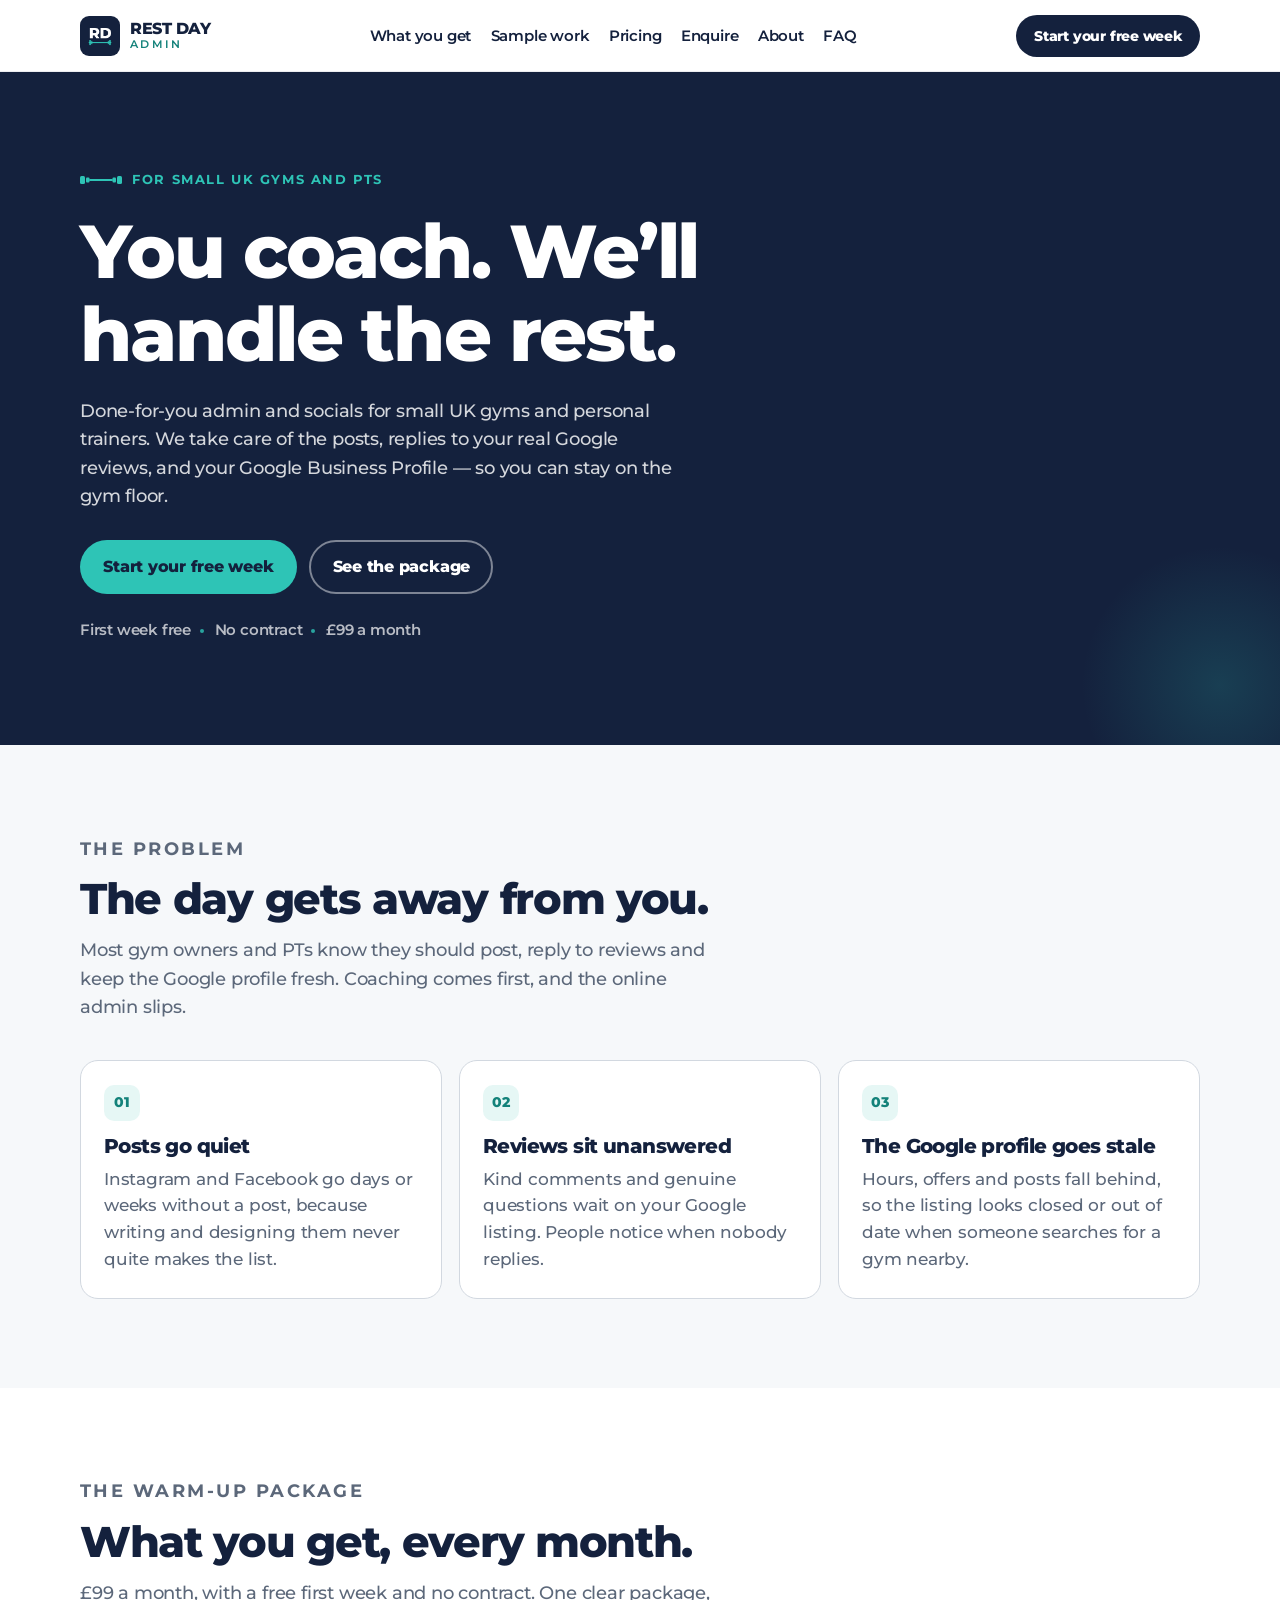
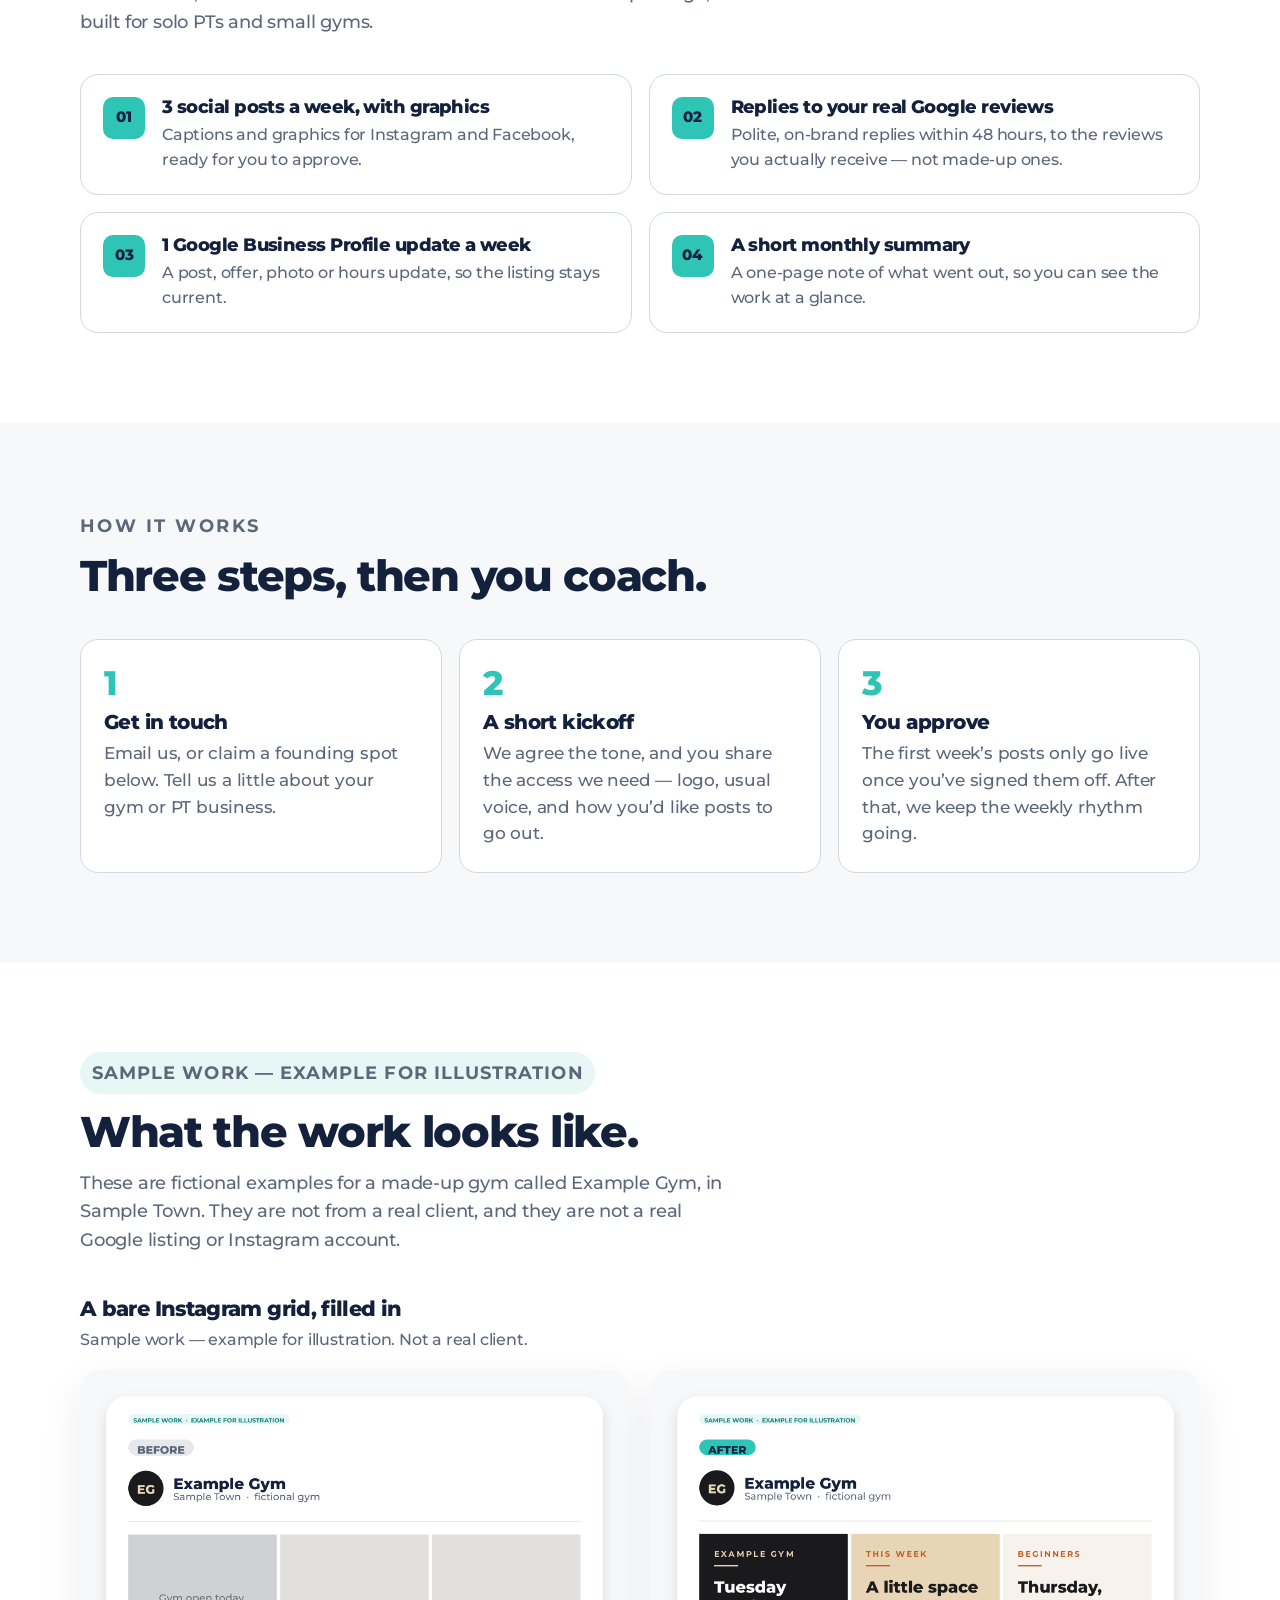
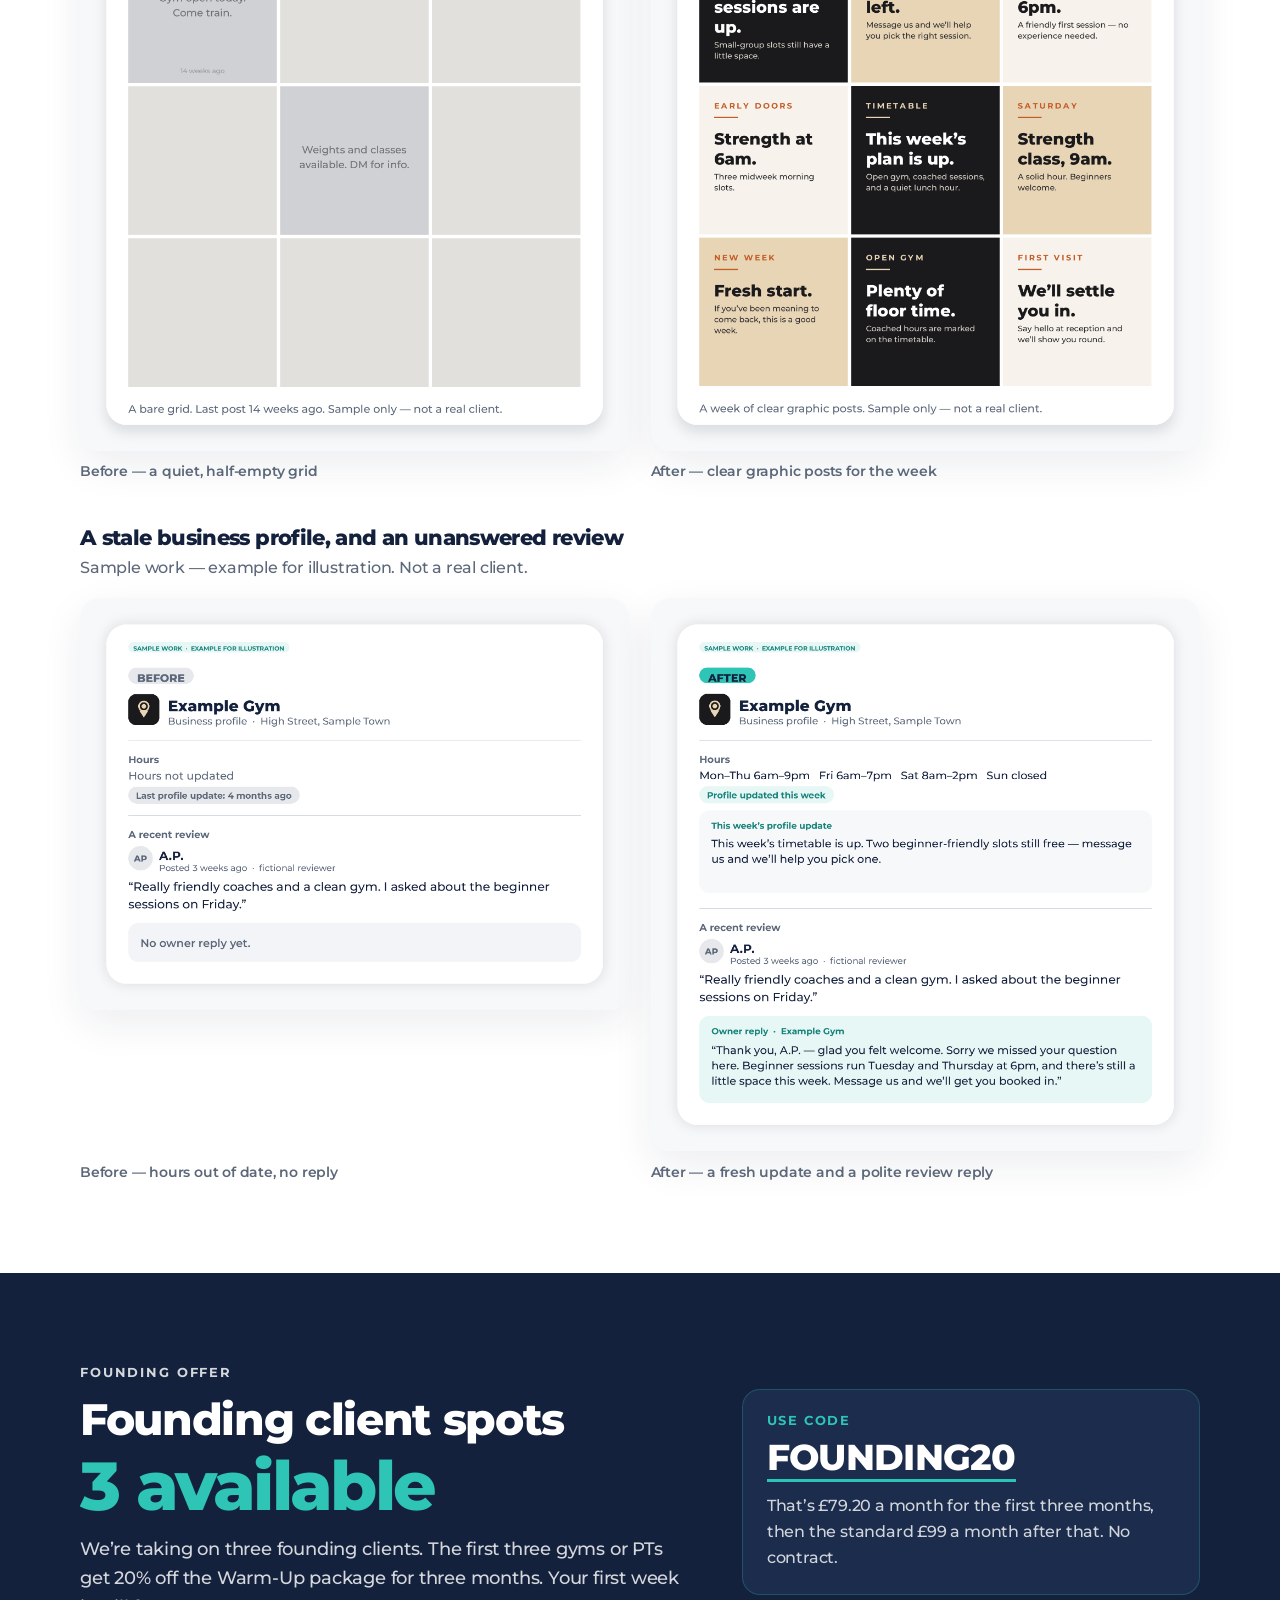
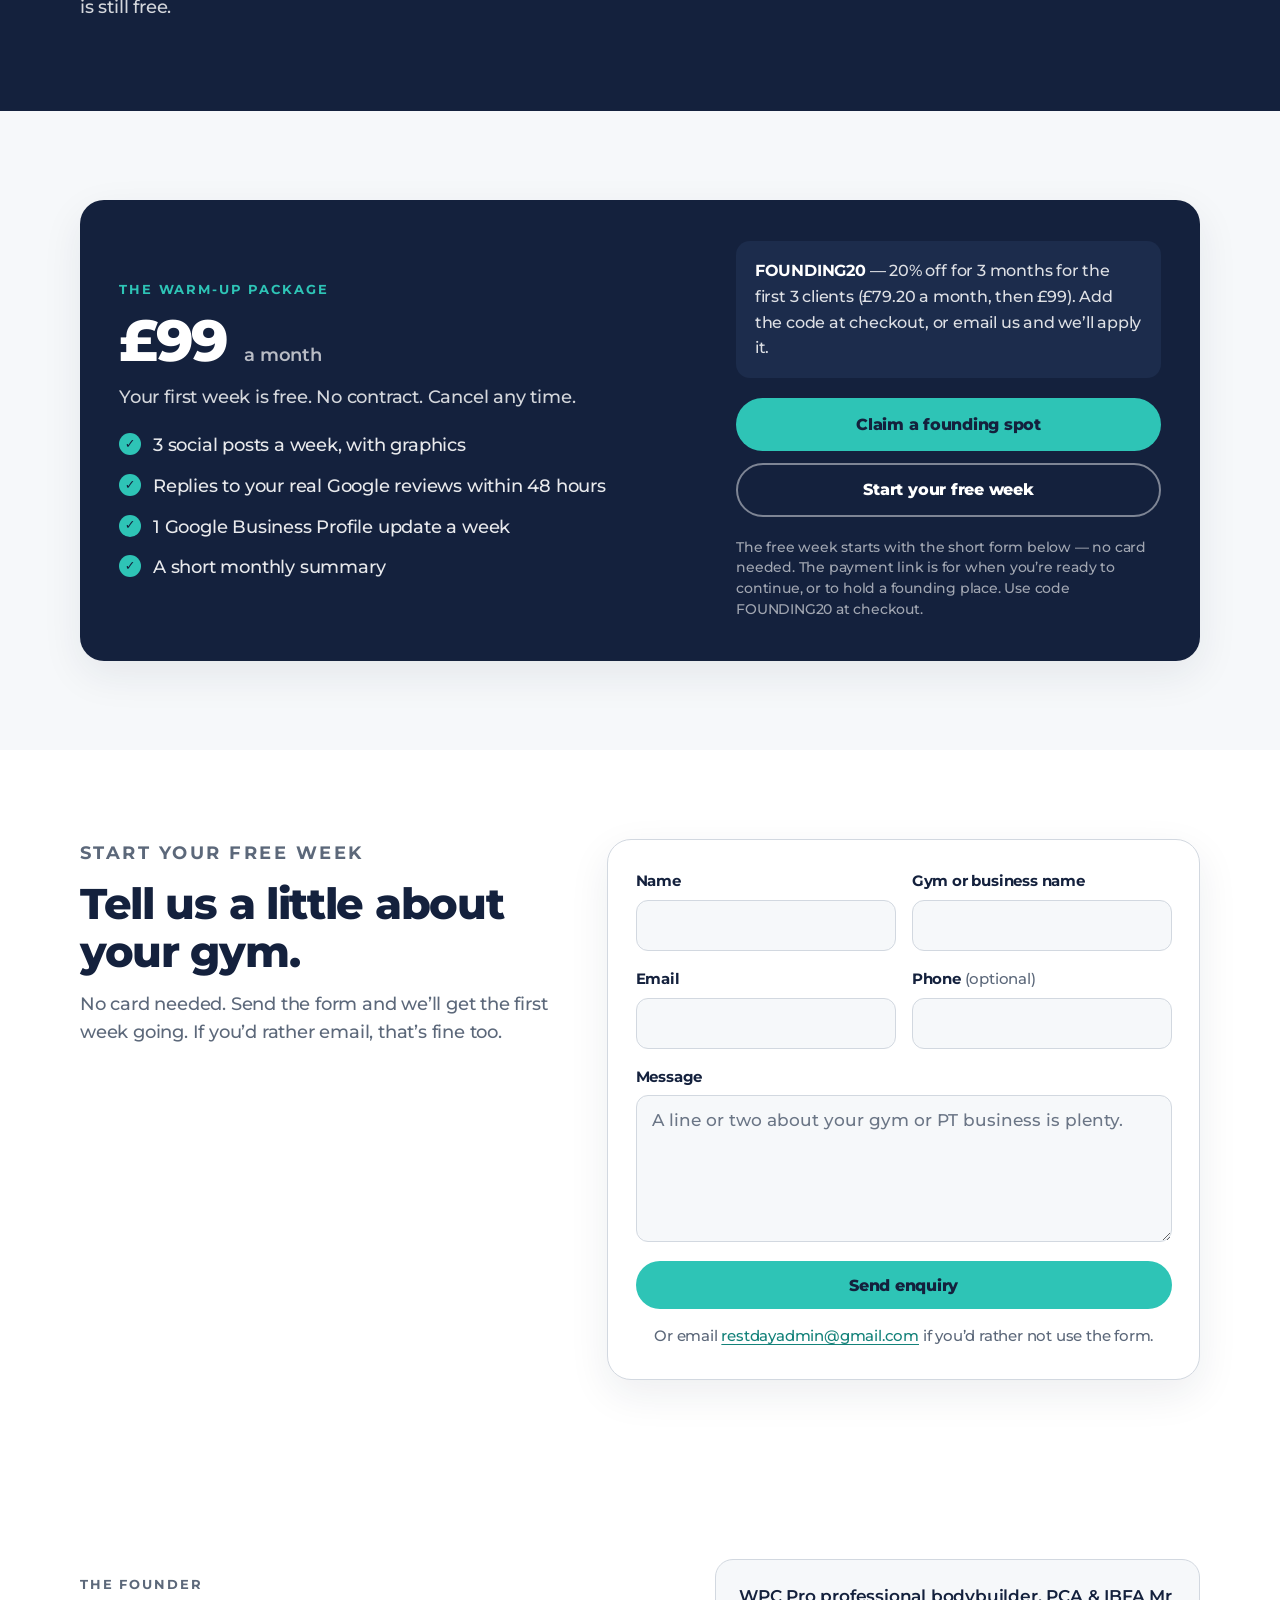
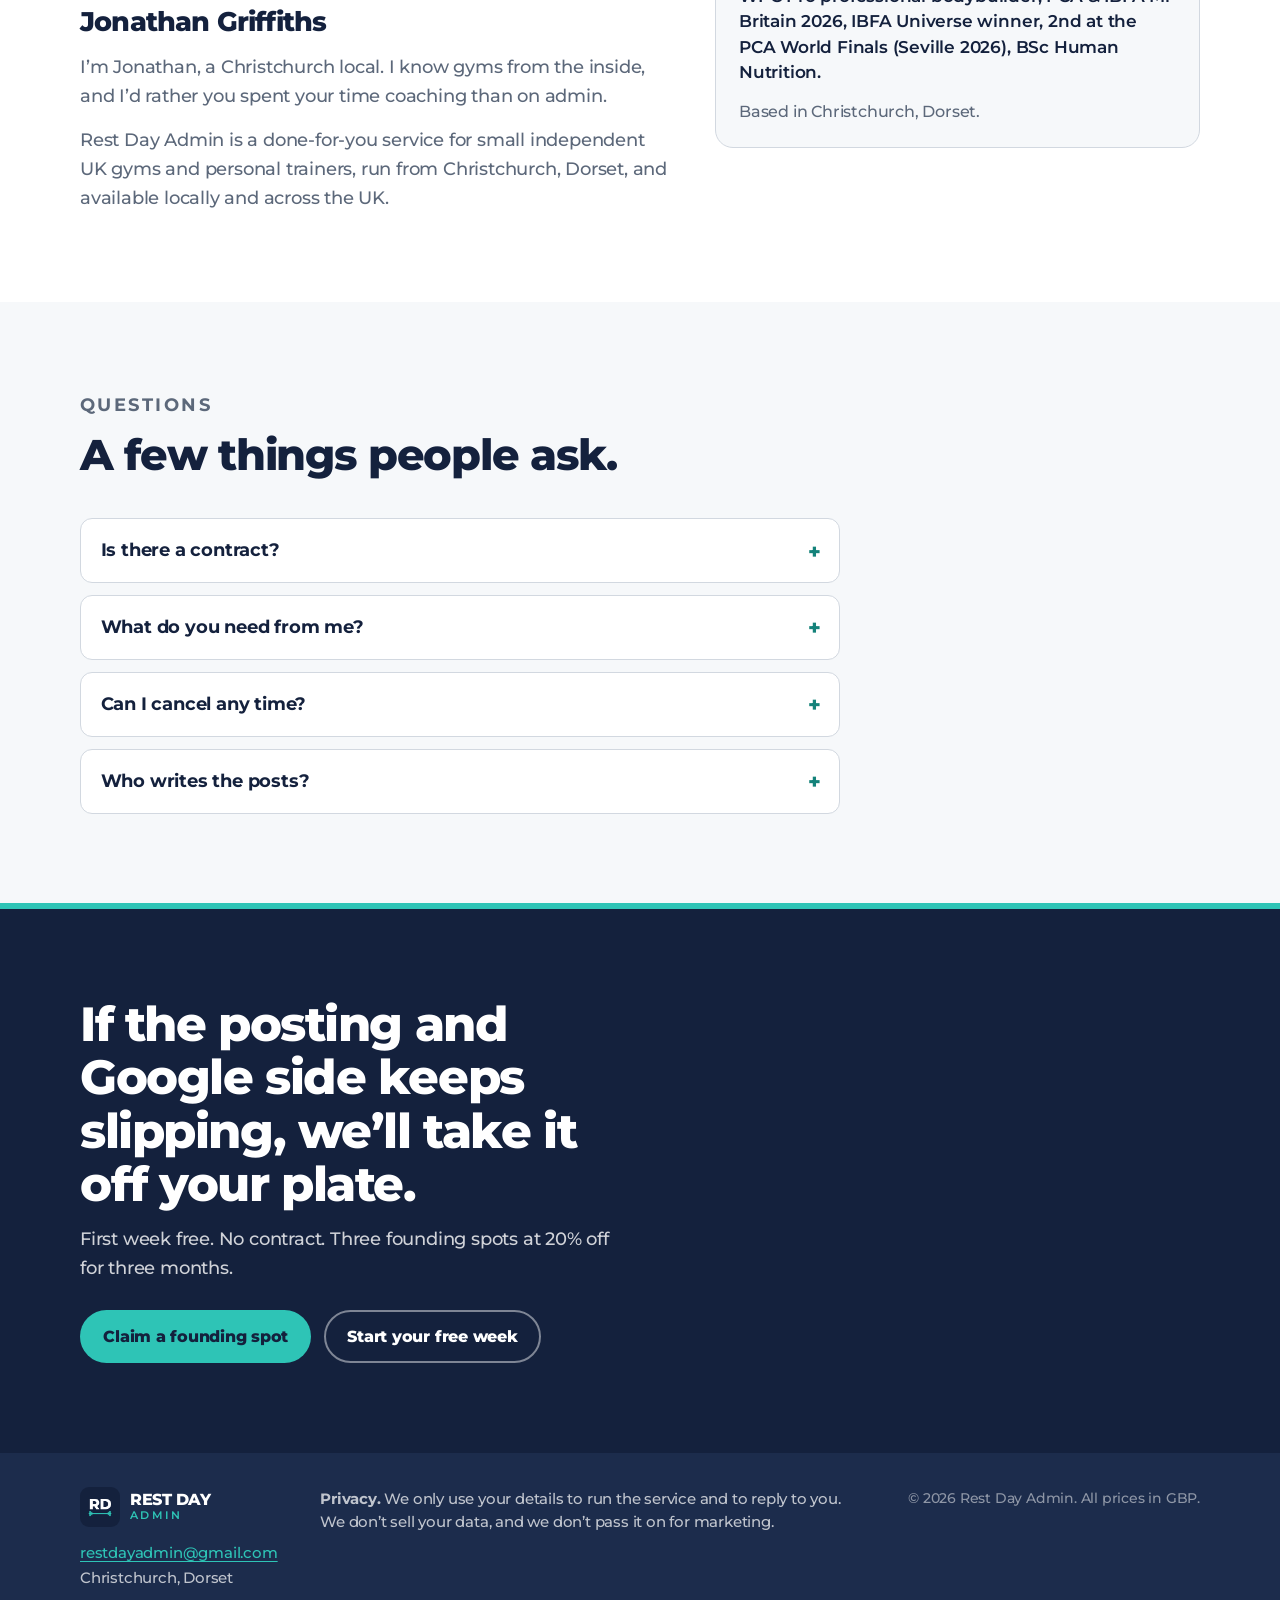
<file: index.html>
<!DOCTYPE html>
<html lang="en-GB">
<head>
  <meta charset="utf-8">
  <meta name="viewport" content="width=device-width, initial-scale=1">
  <title>Rest Day Admin — You coach. We’ll handle the rest.</title>
  <meta name="description" content="Done-for-you admin and socials for small UK gyms and personal trainers. 3 posts a week, replies to your real Google reviews within 48 hours, and a weekly Google Business Profile update. First week free. No contract. £99 a month.">
  <meta name="theme-color" content="#14213D">
  <meta property="og:title" content="Rest Day Admin — You coach. We’ll handle the rest.">
  <meta property="og:description" content="Done-for-you admin and socials for small UK gyms and personal trainers. First week free. No contract. £99 a month.">
  <meta property="og:image" content="assets/images/og.png">
  <meta property="og:type" content="website">
  <meta name="twitter:card" content="summary_large_image">
  <link rel="icon" type="image/png" sizes="32x32" href="assets/images/favicon-32.png">
  <link rel="apple-touch-icon" href="assets/images/apple-touch-icon.png">
  <link rel="stylesheet" href="assets/styles.css">
</head>
<body id="top">
  <a class="skip" href="#main">Skip to content</a>

  <header class="site-header">
    <div class="wrap nav">
      <a class="brand" href="#top">
        <img src="assets/images/logo-avatar.png" width="40" height="40" alt="">
        <span class="brand-text">
          <span class="rest">REST DAY</span>
          <span class="admin">ADMIN</span>
        </span>
      </a>
      <nav class="nav-links" aria-label="Primary">
        <a href="#what-you-get">What you get</a>
        <a href="#sample-work">Sample work</a>
        <a href="#pricing">Pricing</a>
        <a href="#enquiry">Enquire</a>
        <a href="#about">About</a>
        <a href="#faq">FAQ</a>
      </nav>
      <a class="btn btn-nav" href="#enquiry">Start your free week</a>
    </div>
  </header>

  <main id="main">
    <section class="hero" aria-labelledby="hero-title">
      <div class="wrap">
        <p class="kicker"><svg class="barbell-svg" width="42" height="12" viewBox="0 0 42 12" aria-hidden="true" focusable="false"><rect x="0" y="2" width="5" height="8" rx="1.5" fill="currentColor"/><rect x="6" y="3.5" width="3.5" height="5" rx="1" fill="currentColor"/><rect x="9" y="5" width="24" height="2" rx="1" fill="currentColor"/><rect x="32.5" y="3.5" width="3.5" height="5" rx="1" fill="currentColor"/><rect x="37" y="2" width="5" height="8" rx="1.5" fill="currentColor"/></svg> For small UK gyms and PTs</p>
        <h1 id="hero-title">You coach. We’ll handle the rest.</h1>
        <p class="lead">Done-for-you admin and socials for small UK gyms and personal trainers. We take care of the posts, replies to your real Google reviews, and your Google Business Profile — so you can stay on the gym floor.</p>
        <div class="hero-actions">
          <a class="btn btn-primary" href="#enquiry">Start your free week</a>
          <a class="btn btn-secondary" href="#what-you-get">See the package</a>
        </div>
        <ul class="hero-chips">
          <li>First week free</li>
          <li>No contract</li>
          <li>£99 a month</li>
        </ul>
      </div>
    </section>

    <section class="section alt" id="problem" aria-labelledby="problem-title">
      <div class="wrap">
        <div class="section-head">
          <p class="eyebrow">The problem</p>
          <h2 id="problem-title">The day gets away from you.</h2>
          <p>Most gym owners and PTs know they should post, reply to reviews and keep the Google profile fresh. Coaching comes first, and the online admin slips.</p>
        </div>
        <div class="cards-3">
          <article class="card">
            <div class="icon-dot" aria-hidden="true">01</div>
            <h3>Posts go quiet</h3>
            <p>Instagram and Facebook go days or weeks without a post, because writing and designing them never quite makes the list.</p>
          </article>
          <article class="card">
            <div class="icon-dot" aria-hidden="true">02</div>
            <h3>Reviews sit unanswered</h3>
            <p>Kind comments and genuine questions wait on your Google listing. People notice when nobody replies.</p>
          </article>
          <article class="card">
            <div class="icon-dot" aria-hidden="true">03</div>
            <h3>The Google profile goes stale</h3>
            <p>Hours, offers and posts fall behind, so the listing looks closed or out of date when someone searches for a gym nearby.</p>
          </article>
        </div>
      </div>
    </section>

    <section class="section" id="what-you-get" aria-labelledby="what-title">
      <div class="wrap">
        <div class="section-head">
          <p class="eyebrow">The Warm-Up package</p>
          <h2 id="what-title">What you get, every month.</h2>
          <p>£99 a month, with a free first week and no contract. One clear package, built for solo PTs and small gyms.</p>
        </div>
        <div class="cards-4">
          <article class="get-item">
            <div class="get-num">01</div>
            <div>
              <h3>3 social posts a week, with graphics</h3>
              <p>Captions and graphics for Instagram and Facebook, ready for you to approve.</p>
            </div>
          </article>
          <article class="get-item">
            <div class="get-num">02</div>
            <div>
              <h3>Replies to your real Google reviews</h3>
              <p>Polite, on-brand replies within 48 hours, to the reviews you actually receive — not made-up ones.</p>
            </div>
          </article>
          <article class="get-item">
            <div class="get-num">03</div>
            <div>
              <h3>1 Google Business Profile update a week</h3>
              <p>A post, offer, photo or hours update, so the listing stays current.</p>
            </div>
          </article>
          <article class="get-item">
            <div class="get-num">04</div>
            <div>
              <h3>A short monthly summary</h3>
              <p>A one-page note of what went out, so you can see the work at a glance.</p>
            </div>
          </article>
        </div>
      </div>
    </section>

    <section class="section alt" id="how-it-works" aria-labelledby="how-title">
      <div class="wrap">
        <div class="section-head">
          <p class="eyebrow">How it works</p>
          <h2 id="how-title">Three steps, then you coach.</h2>
        </div>
        <div class="steps">
          <article class="step">
            <div class="step-num">1</div>
            <h3>Get in touch</h3>
            <p>Email us, or claim a founding spot below. Tell us a little about your gym or PT business.</p>
          </article>
          <article class="step">
            <div class="step-num">2</div>
            <h3>A short kickoff</h3>
            <p>We agree the tone, and you share the access we need — logo, usual voice, and how you’d like posts to go out.</p>
          </article>
          <article class="step">
            <div class="step-num">3</div>
            <h3>You approve</h3>
            <p>The first week’s posts only go live once you’ve signed them off. After that, we keep the weekly rhythm going.</p>
          </article>
        </div>
      </div>
    </section>

    <section class="section" id="sample-work" aria-labelledby="sample-title">
      <div class="wrap">
        <div class="section-head">
          <p class="sample-note">Sample work — example for illustration</p>
          <h2 id="sample-title">What the work looks like.</h2>
          <p>These are fictional examples for a made-up gym called Example Gym, in Sample Town. They are not from a real client, and they are not a real Google listing or Instagram account.</p>
        </div>

        <div class="sample-block">
          <h3>A bare Instagram grid, filled in</h3>
          <p class="sub">Sample work — example for illustration. Not a real client.</p>
          <div class="sample-pair">
            <figure>
              <img src="assets/images/sample-ig-before.png" width="1000" height="1240" alt="Sample work, example for illustration: a bare Example Gym Instagram grid with only two quiet posts and empty squares, last posted 14 weeks ago.">
              <figcaption>Before — a quiet, half-empty grid</figcaption>
            </figure>
            <figure>
              <img src="assets/images/sample-ig-after.png" width="1000" height="1240" alt="Sample work, example for illustration: the same fictional Example Gym grid filled with nine clear graphic posts about sessions and timetable slots.">
              <figcaption>After — clear graphic posts for the week</figcaption>
            </figure>
          </div>
        </div>

        <div class="sample-block">
          <h3>A stale business profile, and an unanswered review</h3>
          <p class="sub">Sample work — example for illustration. Not a real client.</p>
          <div class="sample-pair">
            <figure>
              <img src="assets/images/sample-review-before.png" width="1000" height="900" alt="Sample work, example for illustration: a fictional Example Gym business profile with hours not updated, last updated four months ago, and a review from A.P. with no owner reply.">
              <figcaption>Before — hours out of date, no reply</figcaption>
            </figure>
            <figure>
              <img src="assets/images/sample-review-after.png" width="1000" height="1100" alt="Sample work, example for illustration: the same fictional Example Gym profile with updated hours, a fresh weekly post, and a polite owner reply to A.P.’s review.">
              <figcaption>After — a fresh update and a polite review reply</figcaption>
            </figure>
          </div>
        </div>
      </div>
    </section>

    <section class="founding" id="founding" aria-labelledby="founding-title">
      <div class="wrap founding-inner">
        <div>
          <p class="eyebrow">Founding offer</p>
          <h2 id="founding-title">Founding client spots</h2>
          <p class="spots">3 available</p>
          <p>We’re taking on three founding clients. The first three gyms or PTs get 20% off the Warm-Up package for three months. Your first week is still free.</p>
        </div>
        <div class="code-box">
          <p class="label">Use code</p>
          <p class="code">FOUNDING20</p>
          <p>That’s £79.20 a month for the first three months, then the standard £99 a month after that. No contract.</p>
        </div>
      </div>
    </section>

    <section class="section alt" id="pricing" aria-labelledby="pricing-title">
      <div class="wrap">
        <div class="price-card">
          <div class="price-main">
            <div class="price-top">
              <p class="eyebrow">The Warm-Up package</p>
              <div class="price-row">
                <span class="price">£99</span>
                <span class="price-period">a month</span>
              </div>
              <p class="intro">Your first week is free. No contract. Cancel any time.</p>
            </div>
            <ul class="price-list">
              <li><span class="tick" aria-hidden="true">✓</span> 3 social posts a week, with graphics</li>
              <li><span class="tick" aria-hidden="true">✓</span> Replies to your real Google reviews within 48 hours</li>
              <li><span class="tick" aria-hidden="true">✓</span> 1 Google Business Profile update a week</li>
              <li><span class="tick" aria-hidden="true">✓</span> A short monthly summary</li>
            </ul>
          </div>
          <div class="price-side">
            <div class="price-note">
              <strong>FOUNDING20</strong> — 20% off for 3 months for the first 3 clients (£79.20 a month, then £99). Add the code at checkout, or email us and we’ll apply it.
            </div>
            <div class="price-actions">
              <a class="btn btn-primary" href="https://buy.stripe.com/8x2cN5cUzaf6bDp2wk6Vq01" rel="noopener noreferrer">Claim a founding spot</a>
              <a class="btn btn-secondary" href="#enquiry">Start your free week</a>
            </div>
            <p class="price-fine">The free week starts with the short form below — no card needed. The payment link is for when you’re ready to continue, or to hold a founding place. Use code FOUNDING20 at checkout.</p>
          </div>
        </div>
      </div>
    </section>


    <section class="section" id="enquiry" aria-labelledby="enquiry-title">
      <div class="wrap enquiry-grid">
        <div class="section-head">
          <p class="eyebrow">Start your free week</p>
          <h2 id="enquiry-title">Tell us a little about your gym.</h2>
          <p>No card needed. Send the form and we’ll get the first week going. If you’d rather email, that’s fine too.</p>
        </div>
        <form class="enquiry-form" action="https://formsubmit.co/restdayadmin@gmail.com" method="POST">
          <input type="hidden" name="_subject" value="New Rest Day Admin enquiry">
          <input type="hidden" name="_captcha" value="false">
          <input type="hidden" name="_template" value="table">
          <input type="hidden" name="_next" value="https://restdayadmin.co.uk/thanks.html">
          <div class="honeypot" aria-hidden="true">
            <label for="website">Website</label>
            <input type="text" id="website" name="_honey" tabindex="-1" autocomplete="off">
          </div>
          <div class="fields">
            <p class="field">
              <label for="name">Name</label>
              <input type="text" id="name" name="Name" autocomplete="name" required>
            </p>
            <p class="field">
              <label for="gym">Gym or business name</label>
              <input type="text" id="gym" name="Gym or business name" autocomplete="organization" required>
            </p>
            <p class="field">
              <label for="email">Email</label>
              <input type="email" id="email" name="Email" autocomplete="email" required>
            </p>
            <p class="field">
              <label for="phone">Phone <span class="optional">(optional)</span></label>
              <input type="tel" id="phone" name="Phone" autocomplete="tel">
            </p>
            <p class="field field-full">
              <label for="message">Message</label>
              <textarea id="message" name="Message" rows="5" required placeholder="A line or two about your gym or PT business is plenty."></textarea>
            </p>
          </div>
          <button class="btn btn-primary" type="submit">Send enquiry</button>
          <p class="form-fallback">Or email <a href="mailto:restdayadmin@gmail.com?subject=Free%20week%20%E2%80%94%20Warm-Up%20package">restdayadmin@gmail.com</a> if you’d rather not use the form.</p>
        </form>
      </div>
    </section>

    <section class="section" id="about" aria-labelledby="about-title">
      <div class="wrap about-grid">
        <div class="about-copy">
          <p class="eyebrow">The founder</p>
          <h2 id="about-title">Jonathan Griffiths</h2>
          <p>I’m Jonathan, a Christchurch local. I know gyms from the inside, and I’d rather you spent your time coaching than on admin.</p>
          <p>Rest Day Admin is a done-for-you service for small independent UK gyms and personal trainers, run from Christchurch, Dorset, and available locally and across the UK.</p>
        </div>
        <aside class="cred">
          <p>WPC Pro professional bodybuilder, PCA &amp; IBFA Mr Britain 2026, IBFA Universe winner, 2nd at the PCA World Finals (Seville 2026), BSc Human Nutrition.</p>
          <p class="where">Based in Christchurch, Dorset.</p>
        </aside>
      </div>
    </section>

    <section class="section alt" id="faq" aria-labelledby="faq-title">
      <div class="wrap">
        <div class="section-head">
          <p class="eyebrow">Questions</p>
          <h2 id="faq-title">A few things people ask.</h2>
        </div>
        <div class="faq-list">
          <details>
            <summary>Is there a contract?</summary>
            <p>No. Your first week is free, and if you continue it’s month-to-month. There’s no lock-in.</p>
          </details>
          <details>
            <summary>What do you need from me?</summary>
            <p>A short kickoff, your logo and usual tone, and a way to publish or approve posts — either access to the accounts, or a simple sign-off so you post them yourself. You stay in control. We’ll also need access, or a simple route, to reply to your real Google reviews and update the Google Business Profile.</p>
          </details>
          <details>
            <summary>Can I cancel any time?</summary>
            <p>Yes. Stop after the free week if you like, or cancel any time after that. There is no contract.</p>
          </details>
          <details>
            <summary>Who writes the posts?</summary>
            <p>Jonathan writes and checks every post and review reply. Nothing goes out with your name on it in the first week until you’ve approved it.</p>
          </details>
        </div>
      </div>
    </section>

    <section class="final-cta" aria-labelledby="final-title">
      <div class="wrap">
        <h2 id="final-title">If the posting and Google side keeps slipping, we’ll take it off your plate.</h2>
        <p>First week free. No contract. Three founding spots at 20% off for three months.</p>
        <div class="hero-actions">
          <a class="btn btn-primary" href="https://buy.stripe.com/8x2cN5cUzaf6bDp2wk6Vq01" rel="noopener noreferrer">Claim a founding spot</a>
          <a class="btn btn-secondary" href="#enquiry">Start your free week</a>
        </div>
      </div>
    </section>
  </main>

  <footer class="site-footer">
    <div class="wrap footer-row">
      <div class="footer-brand">
        <a class="brand" href="#top">
          <img src="assets/images/logo-avatar.png" width="40" height="40" alt="">
          <span class="brand-text">
            <span class="rest">REST DAY</span>
            <span class="admin">ADMIN</span>
          </span>
        </a>
        <p><a href="mailto:restdayadmin@gmail.com">restdayadmin@gmail.com</a><br>Christchurch, Dorset</p>
      </div>
      <p class="privacy"><strong>Privacy.</strong> We only use your details to run the service and to reply to you. We don’t sell your data, and we don’t pass it on for marketing.</p>
      <p class="legal">© 2026 Rest Day Admin. All prices in GBP.</p>
    </div>
  </footer>
</body>
</html>
</file>
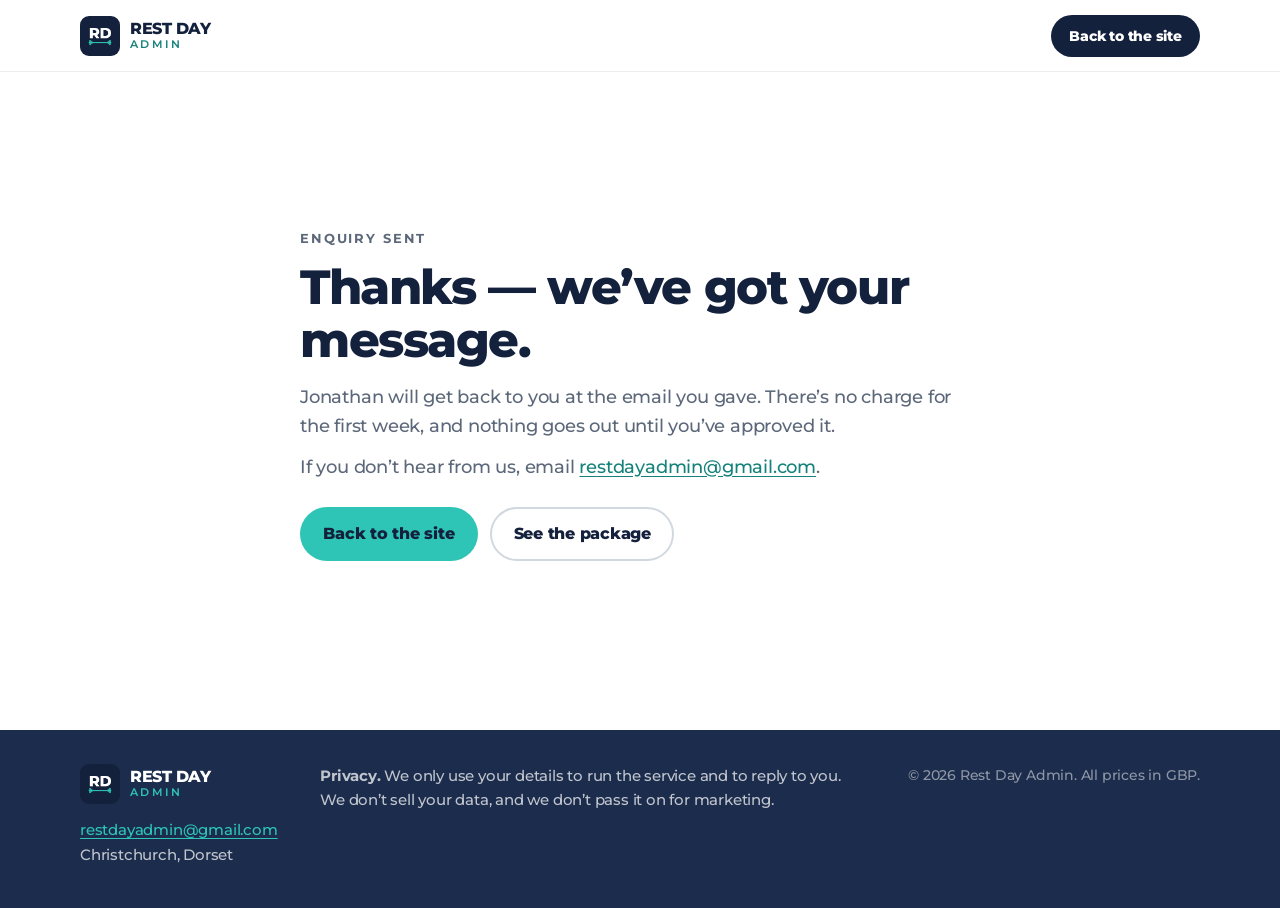
<file: thanks.html>
<!DOCTYPE html>
<html lang="en-GB">
<head>
  <meta charset="utf-8">
  <meta name="viewport" content="width=device-width, initial-scale=1">
  <title>Thanks — Rest Day Admin</title>
  <meta name="description" content="Thanks for your Rest Day Admin enquiry. We’ll be in touch shortly.">
  <meta name="theme-color" content="#14213D">
  <meta name="robots" content="noindex">
  <link rel="icon" type="image/png" sizes="32x32" href="assets/images/favicon-32.png">
  <link rel="apple-touch-icon" href="assets/images/apple-touch-icon.png">
  <link rel="stylesheet" href="assets/styles.css">
</head>
<body id="top">
  <a class="skip" href="#main">Skip to content</a>
  <header class="site-header">
    <div class="wrap nav">
      <a class="brand" href="index.html">
        <img src="assets/images/logo-avatar.png" width="40" height="40" alt="">
        <span class="brand-text">
          <span class="rest">REST DAY</span>
          <span class="admin">ADMIN</span>
        </span>
      </a>
      <a class="btn btn-nav" href="index.html#enquiry">Back to the site</a>
    </div>
  </header>
  <main id="main">
    <section class="section thanks-section" aria-labelledby="thanks-title">
      <div class="wrap thanks-card">
        <p class="eyebrow">Enquiry sent</p>
        <h1 id="thanks-title">Thanks — we’ve got your message.</h1>
        <p>Jonathan will get back to you at the email you gave. There’s no charge for the first week, and nothing goes out until you’ve approved it.</p>
        <p>If you don’t hear from us, email <a href="mailto:restdayadmin@gmail.com">restdayadmin@gmail.com</a>.</p>
        <div class="hero-actions" style="margin-top:1.5rem">
          <a class="btn btn-primary" href="index.html">Back to the site</a>
          <a class="btn btn-ghost" href="index.html#pricing">See the package</a>
        </div>
      </div>
    </section>
  </main>
  <footer class="site-footer">
    <div class="wrap footer-row">
      <div class="footer-brand">
        <a class="brand" href="index.html">
          <img src="assets/images/logo-avatar.png" width="40" height="40" alt="">
          <span class="brand-text">
            <span class="rest">REST DAY</span>
            <span class="admin">ADMIN</span>
          </span>
        </a>
        <p><a href="mailto:restdayadmin@gmail.com">restdayadmin@gmail.com</a><br>Christchurch, Dorset</p>
      </div>
      <p class="privacy"><strong>Privacy.</strong> We only use your details to run the service and to reply to you. We don’t sell your data, and we don’t pass it on for marketing.</p>
      <p class="legal">© 2026 Rest Day Admin. All prices in GBP.</p>
    </div>
  </footer>
</body>
</html>
</file>
<file: assets/styles.css>
/* Rest Day Admin — one-page sales site
   Brand: logo A (navy #14213D, teal #2EC4B6, Montserrat)
   Mobile-first. */

:root {
  --navy: #14213d;
  --navy-soft: #1c2c4c;
  --teal: #2ec4b6;
  --teal-dark: #14827a;
  --teal-soft: #e6f7f5;
  --white: #ffffff;
  --offwhite: #f6f8fa;
  --muted: #5c687a;
  --hairline: #d2d8e0;
  --text: #14213d;
  --radius: 18px;
  --radius-sm: 12px;
  --wrap: 1120px;
  --header-h: 72px;
  --shadow: 0 14px 40px rgba(20, 33, 61, 0.08);
  --font: "Montserrat", system-ui, -apple-system, "Segoe UI", sans-serif;
}

@font-face {
  font-family: "Montserrat";
  src: url("fonts/Montserrat.woff2") format("woff2-variations");
  font-weight: 100 900;
  font-style: normal;
  font-display: swap;
}

*, *::before, *::after { box-sizing: border-box; }

html {
  scroll-behavior: smooth;
  scroll-padding-top: calc(var(--header-h) + 12px);
}

html, body {
  margin: 0;
  padding: 0;
  background: var(--white);
  color: var(--text);
  font-family: var(--font);
  font-size: 1.0625rem;
  font-weight: 500;
  line-height: 1.6;
  letter-spacing: -0.011em;
  -webkit-font-smoothing: antialiased;
  text-rendering: optimizeLegibility;
}

body { overflow-x: clip; }

img { max-width: 100%; height: auto; display: block; }

a { color: var(--teal-dark); text-underline-offset: 3px; }
a:hover { color: var(--navy); }

h1, h2, h3, h4 { margin: 0; font-weight: 800; letter-spacing: -0.03em; line-height: 1.12; color: var(--navy); }
p { margin: 0; }

.wrap {
  width: min(100% - 2rem, var(--wrap));
  margin-inline: auto;
}

.skip {
  position: absolute;
  left: 12px;
  top: -48px;
  background: var(--teal);
  color: var(--navy);
  padding: 8px 14px;
  border-radius: 8px;
  font-weight: 700;
  z-index: 100;
}
.skip:focus { top: 12px; }

/* ---------- Header ---------- */
.site-header {
  position: sticky;
  top: 0;
  z-index: 50;
  height: var(--header-h);
  background: rgba(255, 255, 255, 0.92);
  backdrop-filter: blur(14px);
  -webkit-backdrop-filter: blur(14px);
  border-bottom: 1px solid rgba(20, 33, 61, 0.08);
}

.nav {
  display: flex;
  align-items: center;
  justify-content: space-between;
  height: var(--header-h);
  gap: 1rem;
}

.brand {
  display: flex;
  align-items: center;
  gap: 10px;
  text-decoration: none;
  color: var(--navy);
  flex-shrink: 0;
}
.brand img {
  width: 40px;
  height: 40px;
  border-radius: 9px;
}
.brand-text { display: flex; flex-direction: column; line-height: 1; }
.brand-text .rest {
  font-weight: 800;
  font-size: 0.92rem;
  letter-spacing: -0.03em;
}
.brand-text .admin {
  font-weight: 600;
  font-size: 0.62rem;
  letter-spacing: 0.22em;
  color: var(--teal-dark);
  margin-top: 3px;
}

.nav-links { display: none; }
.nav-links a {
  color: var(--navy);
  text-decoration: none;
  font-size: 0.9rem;
  font-weight: 600;
  padding: 6px 8px;
}
.nav-links a:hover { color: var(--teal-dark); }

.btn {
  display: inline-flex;
  align-items: center;
  justify-content: center;
  gap: 0.45rem;
  min-height: 48px;
  padding: 0.7rem 1.25rem;
  border-radius: 999px;
  font-family: inherit;
  font-weight: 800;
  font-size: 0.95rem;
  letter-spacing: -0.015em;
  text-decoration: none;
  border: 2px solid transparent;
  cursor: pointer;
  transition: transform 0.15s ease, background 0.15s ease, border-color 0.15s ease, color 0.15s ease;
}
.btn:hover { transform: translateY(-1px); }
.btn:focus-visible { outline: 3px solid var(--teal); outline-offset: 3px; }

.btn-primary {
  background: var(--teal);
  color: var(--navy);
}
.btn-primary:hover { background: #3fd0c2; color: var(--navy); }

.btn-secondary {
  background: transparent;
  color: var(--white);
  border-color: rgba(255, 255, 255, 0.45);
}
.btn-secondary:hover { border-color: var(--white); color: var(--white); background: rgba(255, 255, 255, 0.06); }

.btn-ghost {
  background: transparent;
  color: var(--navy);
  border-color: var(--hairline);
}
.btn-ghost:hover { border-color: var(--navy); color: var(--navy); }

.btn-nav {
  background: var(--navy);
  color: var(--white);
  min-height: 40px;
  padding: 0.45rem 0.95rem;
  font-size: 0.82rem;
}
.btn-nav:hover { background: var(--navy-soft); color: var(--white); }

/* ---------- Hero ---------- */
.hero {
  background: var(--navy);
  color: var(--white);
  padding: 3.25rem 0 3.75rem;
  position: relative;
  overflow: hidden;
}
.hero::after {
  content: "";
  position: absolute;
  right: -80px;
  bottom: -80px;
  width: 280px;
  height: 280px;
  border-radius: 50%;
  background: radial-gradient(circle, rgba(46, 196, 182, 0.18), transparent 70%);
  pointer-events: none;
}

.kicker {
  display: inline-flex;
  align-items: center;
  gap: 0.6rem;
  color: var(--teal);
  font-weight: 700;
  font-size: 0.78rem;
  letter-spacing: 0.12em;
  text-transform: uppercase;
  margin-bottom: 1.15rem;
}
.barbell-svg {
  display: inline-block;
  width: 42px;
  height: 12px;
  color: var(--teal);
  flex-shrink: 0;
}
.barbell {
  display: inline-block;
  width: 42px;
  height: 10px;
  background:
    radial-gradient(circle at 3px 5px, var(--teal) 3px, transparent 3.2px),
    radial-gradient(circle at 9px 5px, var(--teal) 2.2px, transparent 2.4px),
    radial-gradient(circle at 33px 5px, var(--teal) 2.2px, transparent 2.4px),
    radial-gradient(circle at 39px 5px, var(--teal) 3px, transparent 3.2px),
    linear-gradient(var(--teal), var(--teal)) 10px 3.5px / 22px 3px no-repeat;
}

.hero h1 {
  color: var(--white);
  font-size: clamp(2.15rem, 9vw, 4.4rem);
  max-width: 14ch;
  margin-bottom: 1.15rem;
}
.hero .lead {
  font-size: 1.08rem;
  line-height: 1.55;
  color: rgba(255, 255, 255, 0.82);
  font-weight: 500;
  max-width: 36rem;
  margin-bottom: 1.75rem;
}
.hero-actions {
  display: flex;
  flex-wrap: wrap;
  gap: 0.75rem;
  margin-bottom: 1.5rem;
}
.hero-chips {
  display: flex;
  flex-wrap: wrap;
  gap: 0.5rem 0.65rem;
  padding: 0;
  margin: 0;
  list-style: none;
  color: rgba(255, 255, 255, 0.7);
  font-size: 0.88rem;
  font-weight: 600;
}
.hero-chips li {
  display: flex;
  align-items: center;
  gap: 0.5rem;
}
.hero-chips li:not(:last-child)::after {
  content: "";
  width: 4px;
  height: 4px;
  border-radius: 50%;
  background: var(--teal);
  opacity: 0.8;
}

/* ---------- Sections ---------- */
.section { padding: 4.25rem 0; }
.section.alt { background: var(--offwhite); }
.section-head {
  max-width: 38rem;
  margin-bottom: 2.25rem;
}
.eyebrow {
  color: var(--teal-dark);
  font-weight: 700;
  font-size: 0.78rem;
  letter-spacing: 0.14em;
  text-transform: uppercase;
  margin-bottom: 0.7rem;
}
.section-head h2 { font-size: clamp(1.7rem, 4.4vw, 2.55rem); margin-bottom: 0.75rem; }
.section-head p { color: var(--muted); font-size: 1.05rem; }

/* Problem cards */
.cards-3, .cards-4, .steps, .compare, .sample-pair {
  display: grid;
  gap: 1rem;
}
.cards-3, .cards-4 { grid-template-columns: 1fr; }

.card {
  background: var(--white);
  border: 1px solid var(--hairline);
  border-radius: var(--radius);
  padding: 1.4rem 1.35rem 1.5rem;
}
.card h3 { font-size: 1.15rem; margin-bottom: 0.45rem; }
.card p { color: var(--muted); font-size: 0.98rem; }

.icon-dot {
  width: 36px;
  height: 36px;
  border-radius: 10px;
  background: var(--teal-soft);
  color: var(--teal-dark);
  display: flex;
  align-items: center;
  justify-content: center;
  margin-bottom: 0.9rem;
  font-weight: 800;
  font-size: 0.85rem;
}

/* What you get */
.get-item {
  display: grid;
  grid-template-columns: auto 1fr;
  gap: 1rem;
  align-items: start;
  background: var(--white);
  border-radius: var(--radius);
  padding: 1.25rem 1.3rem;
  border: 1px solid var(--hairline);
}
.get-num {
  width: 42px;
  height: 42px;
  border-radius: 10px;
  background: var(--teal);
  color: var(--navy);
  font-weight: 800;
  display: flex;
  align-items: center;
  justify-content: center;
  font-size: 0.9rem;
}
.get-item h3 { font-size: 1.08rem; margin-bottom: 0.25rem; }
.get-item p { color: var(--muted); font-size: 0.95rem; }

/* How it works */
.step {
  background: var(--white);
  border-radius: var(--radius);
  padding: 1.5rem 1.35rem;
  border: 1px solid var(--hairline);
  position: relative;
}
.step-num {
  font-weight: 800;
  font-size: 2rem;
  color: var(--teal);
  letter-spacing: -0.04em;
  line-height: 1;
  margin-bottom: 0.7rem;
}
.step h3 { font-size: 1.15rem; margin-bottom: 0.4rem; }
.step p { color: var(--muted); font-size: 0.98rem; }

/* Sample work */
.sample-note {
  display: inline-block;
  background: var(--teal-soft);
  color: var(--teal-dark);
  font-weight: 700;
  font-size: 0.75rem;
  letter-spacing: 0.06em;
  text-transform: uppercase;
  padding: 0.4rem 0.7rem;
  border-radius: 999px;
  margin-bottom: 0.8rem;
}
.sample-block { margin-top: 2.5rem; }
.sample-block:first-of-type { margin-top: 0; }
.sample-block h3 { font-size: 1.25rem; margin: 0 0 0.35rem; }
.sample-block .sub { color: var(--muted); margin-bottom: 1rem; font-size: 0.95rem; }
.sample-pair { align-items: stretch; }
.sample-pair figure {
  margin: 0;
  display: flex;
  flex-direction: column;
  height: 100%;
}
.sample-pair img {
  width: 100%;
  border-radius: 20px;
  box-shadow: var(--shadow);
}
.sample-pair figcaption {
  margin-top: auto;
  padding-top: 0.55rem;
  font-size: 0.85rem;
  color: var(--muted);
  font-weight: 600;
}

/* Founding spots */
.founding {
  background: var(--navy);
  color: var(--white);
  padding: 4.25rem 0;
}
.founding-inner {
  display: grid;
  gap: 1.5rem;
  align-items: center;
}
.founding h2 { color: var(--white); font-size: clamp(1.7rem, 4.4vw, 2.6rem); }
.founding .spots {
  font-size: clamp(2.6rem, 8vw, 4rem);
  font-weight: 800;
  letter-spacing: -0.04em;
  color: var(--teal);
  line-height: 1;
  margin: 0.4rem 0 0.9rem;
}
.founding p { color: rgba(255, 255, 255, 0.82); max-width: 36rem; }
.code-box {
  background: var(--navy-soft);
  border-radius: var(--radius);
  padding: 1.25rem 1.4rem 1.35rem;
  border: 1px solid rgba(46, 196, 182, 0.25);
}
.code-box .label {
  font-size: 0.75rem;
  font-weight: 700;
  letter-spacing: 0.12em;
  text-transform: uppercase;
  color: var(--teal);
  margin-bottom: 0.35rem;
}
.code-box .code {
  font-size: clamp(1.6rem, 4vw, 2.1rem);
  font-weight: 800;
  letter-spacing: -0.02em;
  color: var(--white);
  border-bottom: 3px solid var(--teal);
  display: inline-block;
  line-height: 1.15;
  margin-bottom: 0.7rem;
}
.code-box p { color: rgba(255, 255, 255, 0.8); font-size: 0.95rem; }

/* Pricing */
.price-card {
  background: var(--navy);
  color: var(--white);
  border-radius: 24px;
  padding: 2rem 1.5rem 1.75rem;
  box-shadow: var(--shadow);
  display: grid;
  gap: 1.75rem;
}
.price-main, .price-side { display: grid; gap: 1.15rem; align-content: start; }
.price-card h2, .price-card h3 { color: var(--white); }
.price-top .eyebrow { color: var(--teal); }
.price-row {
  display: flex;
  flex-wrap: wrap;
  align-items: baseline;
  gap: 0.5rem 1rem;
  margin: 0.5rem 0 0.75rem;
}
.price {
  font-size: clamp(2.4rem, 7vw, 3.4rem);
  font-weight: 800;
  letter-spacing: -0.04em;
  line-height: 1;
}
.price-period { color: rgba(255, 255, 255, 0.7); font-weight: 600; }
.price-card .intro { color: rgba(255, 255, 255, 0.82); }

.price-list {
  list-style: none;
  margin: 0;
  padding: 0;
  display: grid;
  gap: 0.7rem;
}
.price-list li {
  display: grid;
  grid-template-columns: auto 1fr;
  gap: 0.7rem;
  align-items: start;
  color: rgba(255, 255, 255, 0.9);
  font-weight: 500;
}
.tick {
  width: 22px;
  height: 22px;
  border-radius: 50%;
  background: var(--teal);
  color: var(--navy);
  font-weight: 800;
  font-size: 0.75rem;
  display: flex;
  align-items: center;
  justify-content: center;
  margin-top: 2px;
}

.price-note {
  background: var(--navy-soft);
  border-radius: 14px;
  padding: 1rem 1.1rem;
  color: rgba(255, 255, 255, 0.85);
  font-size: 0.95rem;
}
.price-note strong { color: var(--white); }
.price-actions {
  display: flex;
  flex-direction: column;
  gap: 0.7rem;
}
.price-actions .btn { width: 100%; }
.price-fine {
  font-size: 0.82rem;
  color: rgba(255, 255, 255, 0.6);
  text-align: left;
  line-height: 1.5;
}
.price-fine a { color: var(--teal); }
.nowrap { white-space: nowrap; }

/* About */
.about-grid { display: grid; gap: 1.5rem; }
.about-copy p { color: var(--muted); margin-top: 0.9rem; max-width: 40rem; }
.cred {
  background: var(--offwhite);
  border-radius: var(--radius);
  padding: 1.4rem 1.35rem;
  border: 1px solid var(--hairline);
}
.cred p {
  font-weight: 600;
  color: var(--navy);
  font-size: 1rem;
  line-height: 1.5;
}
.cred .where { margin-top: 0.8rem; color: var(--muted); font-weight: 500; font-size: 0.95rem; }

/* FAQ */
.faq-list { display: grid; gap: 0.7rem; max-width: 760px; }
.faq-list details {
  background: var(--white);
  border: 1px solid var(--hairline);
  border-radius: var(--radius-sm);
  padding: 0;
}
.faq-list summary {
  cursor: pointer;
  font-weight: 700;
  padding: 1rem 3rem 1rem 1.15rem;
  list-style: none;
  position: relative;
  color: var(--navy);
}
.faq-list summary::-webkit-details-marker { display: none; }
.faq-list summary::after {
  content: "+";
  position: absolute;
  right: 1.1rem;
  top: 50%;
  transform: translateY(-50%);
  color: var(--teal-dark);
  font-weight: 800;
  font-size: 1.25rem;
}
.faq-list details[open] summary::after { content: "–"; }
.faq-list details p {
  padding: 0 1.15rem 1.15rem;
  color: var(--muted);
  max-width: 60ch;
}

/* Final CTA */
.final-cta {
  background: var(--navy);
  color: var(--white);
  padding: 4.25rem 0;
  text-align: left;
  border-top: 6px solid var(--teal);
}
.final-cta h2 {
  color: var(--white);
  font-size: clamp(1.8rem, 4.8vw, 2.8rem);
  max-width: 16ch;
  margin-bottom: 0.8rem;
}
.final-cta p {
  color: rgba(255, 255, 255, 0.8);
  max-width: 32rem;
  margin-bottom: 1.6rem;
}
.final-cta .hero-actions { margin-bottom: 0; }


/* Enquiry form */
.enquiry-grid {
  display: grid;
  gap: 1.75rem;
  align-items: start;
}
.enquiry-form {
  background: var(--white);
  border: 1px solid var(--hairline);
  border-radius: 24px;
  padding: 1.4rem 1.25rem 1.5rem;
  box-shadow: var(--shadow);
}
.enquiry-form .fields {
  display: grid;
  gap: 0.95rem;
}
.field { margin: 0; display: grid; gap: 0.35rem; }
.field label {
  font-weight: 700;
  font-size: 0.9rem;
  color: var(--navy);
}
.optional { font-weight: 500; color: var(--muted); }
.enquiry-form input,
.enquiry-form textarea {
  font-family: inherit;
  font-size: 1rem;
  font-weight: 500;
  color: var(--navy);
  background: var(--offwhite);
  border: 1px solid var(--hairline);
  border-radius: 12px;
  padding: 0.75rem 0.9rem;
  width: 100%;
  line-height: 1.4;
}
.enquiry-form textarea { resize: vertical; min-height: 8rem; }
.enquiry-form input::placeholder,
.enquiry-form textarea::placeholder { color: var(--muted); opacity: 0.9; }
.enquiry-form input:focus,
.enquiry-form textarea:focus {
  outline: 3px solid var(--teal);
  outline-offset: 2px;
  border-color: var(--teal);
  background: var(--white);
}
.honeypot {
  position: absolute;
  left: -9999px;
  width: 1px;
  height: 1px;
  overflow: hidden;
}
.enquiry-form .btn { width: 100%; margin-top: 1.15rem; }
.form-fallback {
  margin: 0.9rem 0 0;
  text-align: center;
  font-size: 0.88rem;
  color: var(--muted);
}
.form-fallback a { color: var(--teal-dark); }
@media (min-width: 640px) {
  .enquiry-form .fields {
    grid-template-columns: 1fr 1fr;
  }
  .field-full { grid-column: 1 / -1; }
}
@media (min-width: 860px) {
  .enquiry-grid { grid-template-columns: 0.9fr 1.1fr; gap: 2.5rem; }
  .enquiry-form { padding: 1.7rem 1.6rem 1.8rem; }
}


.thanks-section { min-height: calc(100vh - 72px - 10rem); display: flex; align-items: center; }
.thanks-card { max-width: 40rem; }
.thanks-card h1 { font-size: clamp(1.8rem, 4.8vw, 2.8rem); margin-bottom: 0.9rem; }
.thanks-card p { color: var(--muted); margin-top: 0.7rem; }

/* Footer */
.site-footer {
  background: var(--navy-soft);
  color: rgba(255, 255, 255, 0.72);
  padding: 2rem 0 2.4rem;
  font-size: 0.9rem;
}
.footer-row {
  display: grid;
  gap: 1.1rem;
}
@media (min-width: 860px) {
  .footer-row {
    grid-template-columns: auto 1fr auto;
    gap: 2.5rem;
    align-items: start;
  }
  .footer-brand { grid-column: 1; }
  .privacy { grid-column: 2; }
  .legal { grid-column: 3; text-align: right; white-space: nowrap; }
}
.footer-brand { display: grid; gap: 0.85rem; }
.site-footer a { color: var(--teal); }
.site-footer .brand-text .rest { color: var(--white); }
.site-footer .brand-text .admin { color: var(--teal); }
.privacy { max-width: 40rem; line-height: 1.55; }
.legal { color: rgba(255, 255, 255, 0.5); font-size: 0.82rem; }

/* ---------- Breakpoints ---------- */
@media (min-width: 640px) {
  .cards-3 { grid-template-columns: 1fr 1fr; }
  .cards-3 .card:last-child { grid-column: 1 / -1; }
  .cards-4 { grid-template-columns: 1fr 1fr; }
  .steps { grid-template-columns: 1fr 1fr 1fr; }
}

@media (min-width: 860px) {
  .nav-links {
    display: flex;
    align-items: center;
    gap: 0.2rem;
  }
  .cards-3 { grid-template-columns: 1fr 1fr 1fr; }
  .cards-3 .card:last-child { grid-column: auto; }
  .sample-pair { grid-template-columns: 1fr 1fr; gap: 1.25rem; }
  .founding-inner { grid-template-columns: 1.15fr 0.85fr; gap: 2.5rem; }
  .price-card {
    grid-template-columns: 1.15fr 0.85fr;
    padding: 2.4rem 2.3rem;
    gap: 2.5rem;
    align-items: center;
  }
  .price-actions .btn { width: 100%; }
  .about-grid { grid-template-columns: 1.1fr 0.9fr; gap: 2.5rem; align-items: start; }
  .hero { padding: 5.5rem 0 6rem; }
  .section, .founding, .final-cta { padding: 5.25rem 0; }
}

@media (min-width: 1080px) {
  .hero-grid {
    display: grid;
    grid-template-columns: 1.1fr 0.9fr;
    gap: 3rem;
    align-items: end;
  }
}

@media (prefers-reduced-motion: reduce) {
  html { scroll-behavior: auto; }
  .btn { transition: none; }
  .btn:hover { transform: none; }
}
</file>
